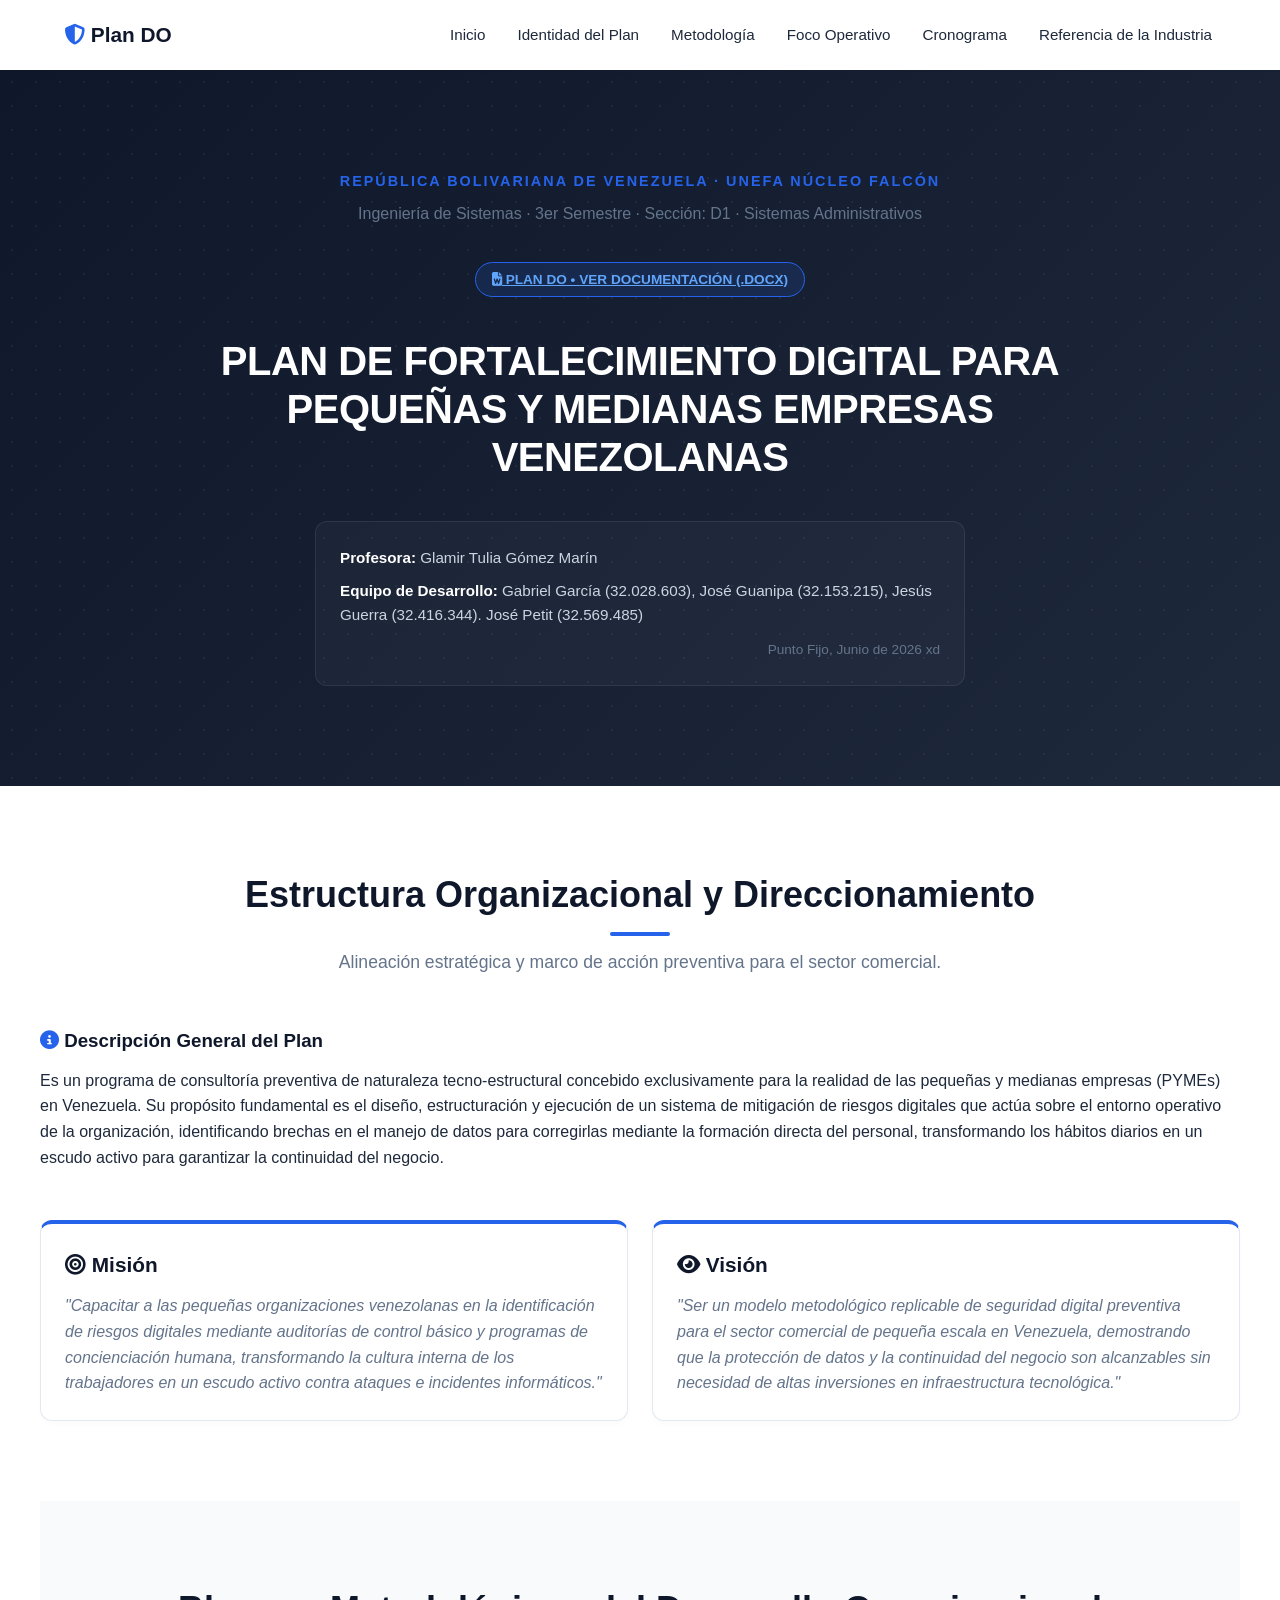
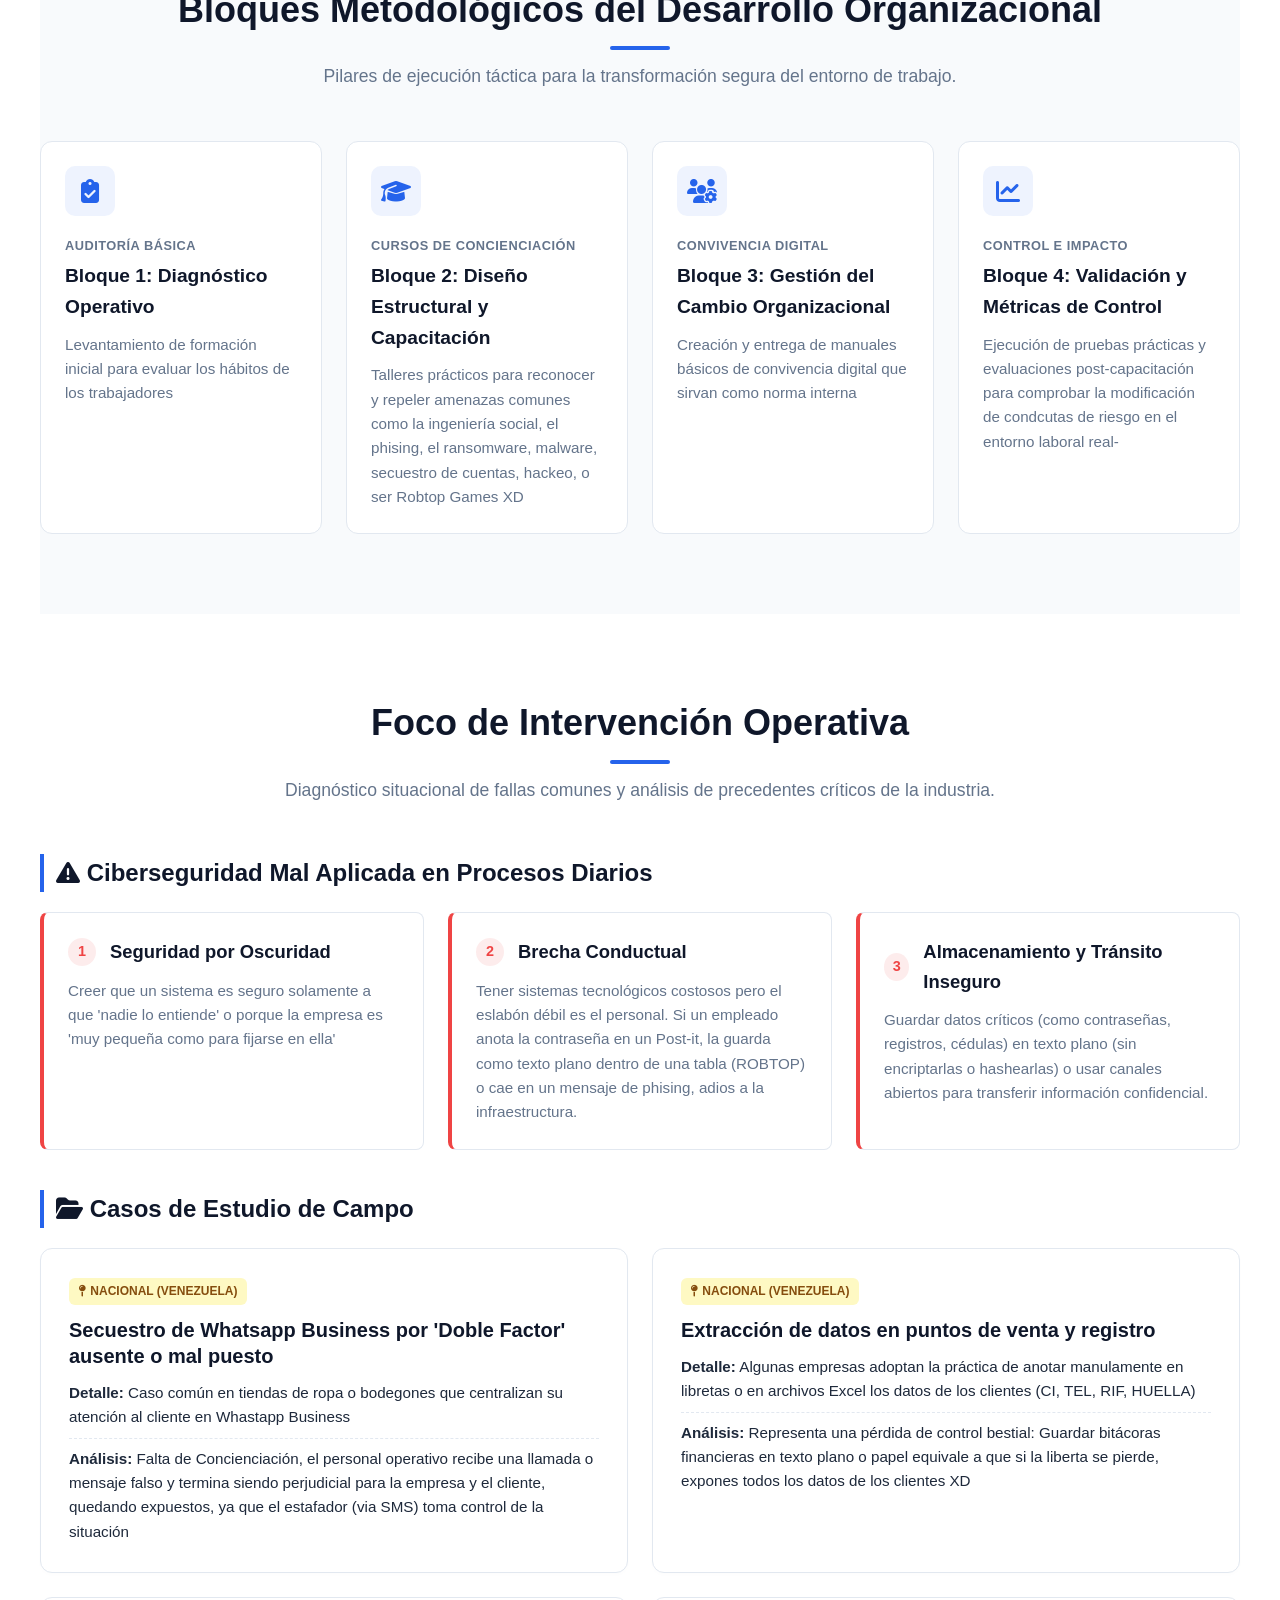
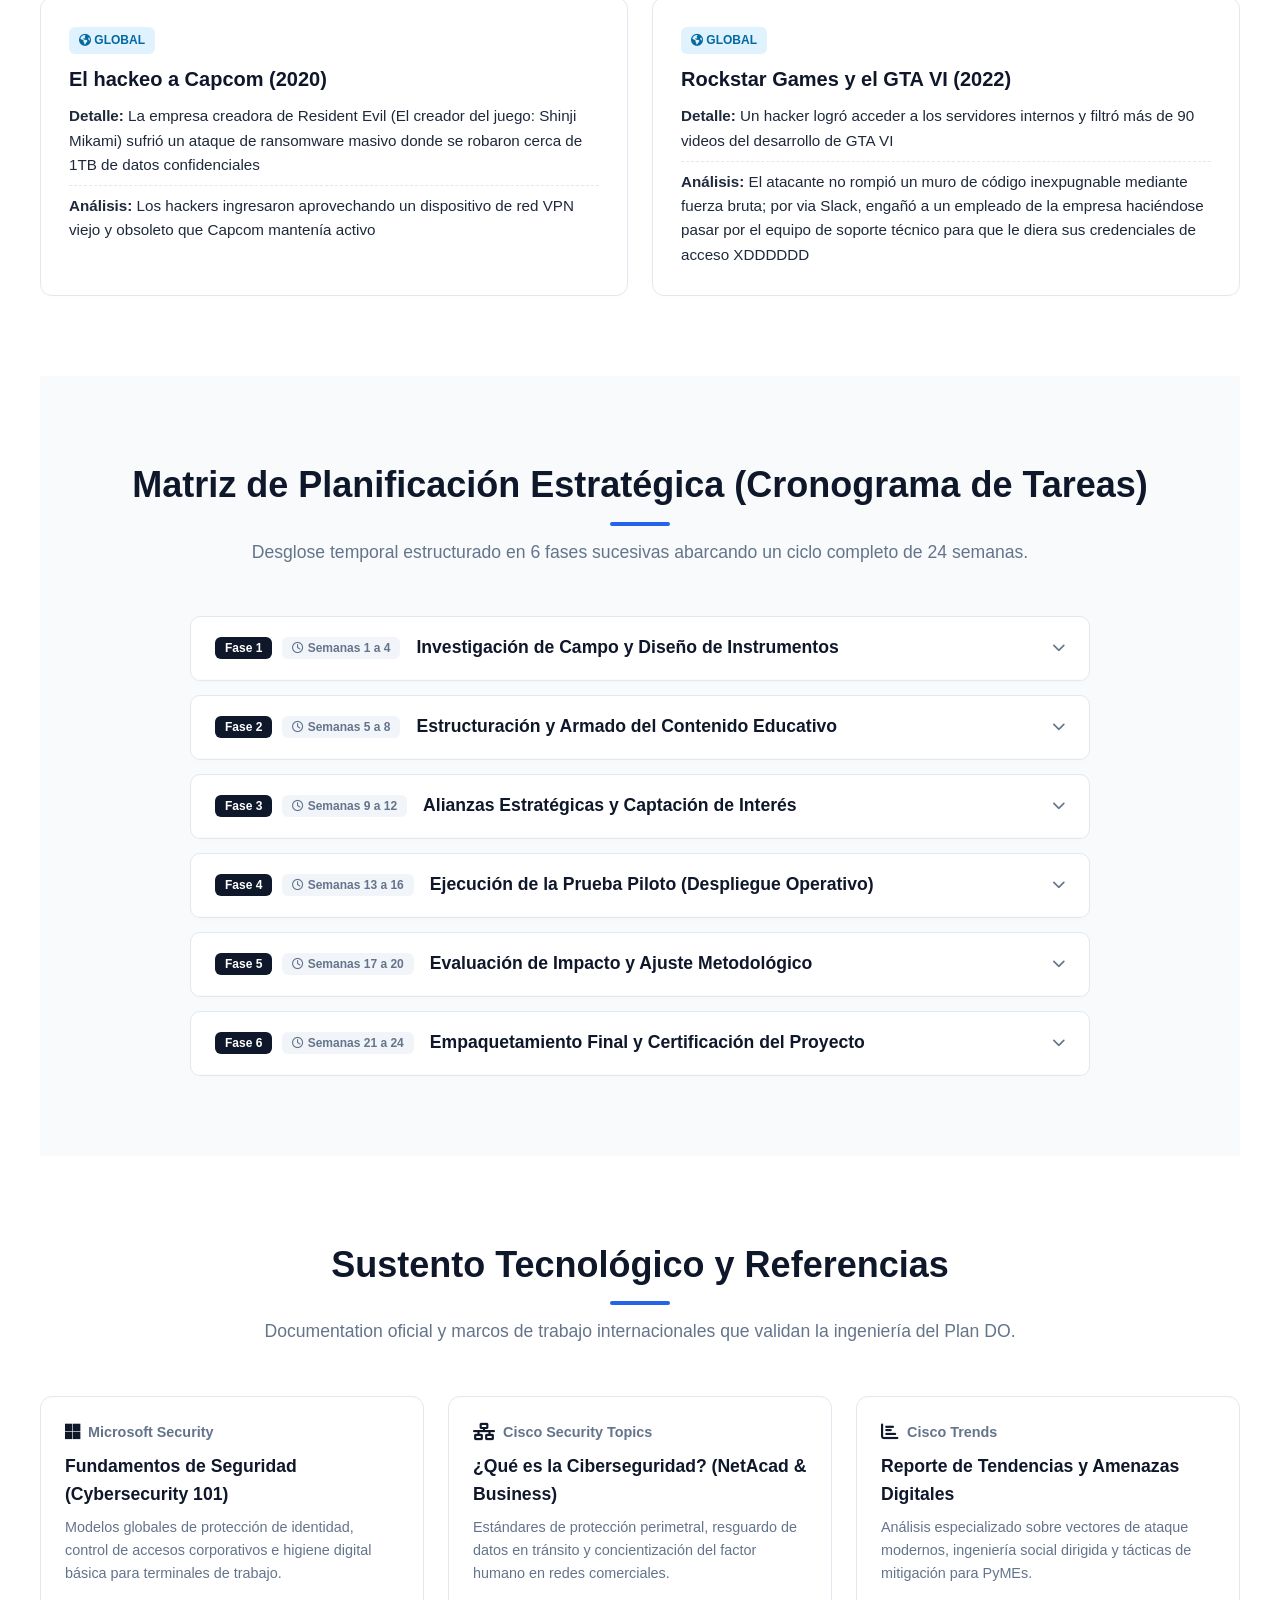
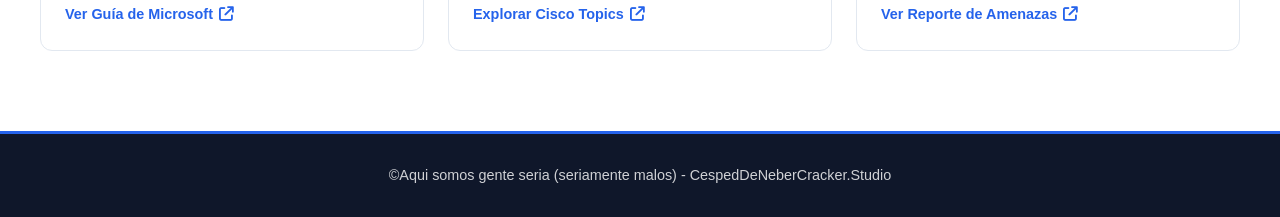
<file: Project PlanDO/index.html>
<!DOCTYPE html>
<html lang="es">
<head>
    <meta charset="UTF-8">
    <meta name="viewport" content="width=device-width, initial-scale=1.0">
    <title>Plan DO - Resistencia Digital PYME</title>
    <link rel="stylesheet" href="css/main.css">
    <link rel="stylesheet" href="css/navbar.css">
    <link rel="stylesheet" href="css/hero-intro.css">
    <link rel="stylesheet" href="css/cards.css">
    <link rel="stylesheet" href="css/matrix.css">
    <link rel="stylesheet" href="https://cdnjs.cloudflare.com/ajax/libs/font-awesome/6.4.0/css/all.min.css">
</head>
<body>

    <nav class="navbar">
        <div class="nav-container">
            <span class="logo"><i class="fa-solid fa-shield-halved"></i> Plan DO</span>
            <ul class="nav-menu">
                <li><a href="#inicio">Inicio</a></li>
                <li><a href="#identidad">Identidad del Plan</a></li>
                <li><a href="#metodologia">Metodología</a></li>
                <li><a href="#foco-intervencion">Foco Operativo</a></li>
                <li><a href="#cronograma">Cronograma</a></li>
                <li><a href="#referencias">Referencia de la Industria</a></li>
            </ul>
        </div>
    </nav>

    <header id="inicio" class="hero-section">
        <div class="hero-content">
            <p class="unefa-meta">REPÚBLICA BOLIVARIANA DE VENEZUELA · UNEFA NÚCLEO FALCÓN</p>
            <p class="unefa-section">Ingeniería de Sistemas · 3er Semestre · Sección: D1 · Sistemas Administrativos</p>
            
            <div class="plan-badge-wrapper">
                <a href="Plan de Desarrollo Organizacional .docx" download class="plan-badge" title="Descargar documentación técnica oficial en formato Word">
                    <i class="fa-solid fa-file-word"></i> Plan DO &bull; <span>Ver Documentación (.docx)</span>
                </a>
            </div>

            <h1 class="plan-title">PLAN DE FORTALECIMIENTO DIGITAL PARA PEQUEÑAS Y MEDIANAS EMPRESAS VENEZOLANAS</h1>
            
            <div class="academic-footer">
                <p><strong>Profesora:</strong> Glamir Tulia Gómez Marín</p>
                <p><strong>Equipo de Desarrollo:</strong> Gabriel García (32.028.603), José Guanipa (32.153.215), Jesús Guerra (32.416.344). José Petit (32.569.485)</p>
                <p class="fecha-meta">Punto Fijo, Junio de 2026 xd</p>
            </div>
        </div>
    </header>

    <section id="identidad" class="container section">
        <div class="section-title">
            <h2>Estructura Organizacional y Direccionamiento</h2>
            <p>Alineación estratégica y marco de acción preventiva para el sector comercial.</p>
        </div>

        <div class="plan-description-card">
            <h3><i class="fa-solid fa-circle-info"></i> Descripción General del Plan</h3>
            <p id="plan-descripcion-text"></p>
        </div>

        <div class="identity-grid identity-grid-spaced" style="margin-top: 50px;">
            <div id="plan-mision-text"></div>
            <div id="plan-vision-text"></div>
        </div>
    </section>

    <section id="metodologia" class="container section bg-light">
        <div class="section-title">
            <h2>Bloques Metodológicos del Desarrollo Organizacional</h2>
            <p>Pilares de ejecución táctica para la transformación segura del entorno de trabajo.</p>
        </div>
        <div id="dynamic-blocks-container" class="blocks-grid">
            </div>
    </section>

    <section id="foco-intervencion" class="container section">
        <div class="section-title">
            <h2>Foco de Intervención Operativa</h2>
            <p>Diagnóstico situacional de fallas comunes y análisis de precedentes críticos de la industria.</p>
        </div>

        <h3 class="subsection-title"><i class="fa-solid fa-triangle-exclamation"></i> Ciberseguridad Mal Aplicada en Procesos Diarios</h3>
        <div id="fallas-container" class="fallas-grid">
            </div>

        <h3 class="subsection-title"><i class="fa-solid fa-folder-open"></i> Casos de Estudio de Campo</h3>
        <div id="casos-container" class="casos-grid">
            </div>
    </section>

    <section id="cronograma" class="container section bg-light">
        <div class="section-title">
            <h2>Matriz de Planificación Estratégica (Cronograma de Tareas)</h2>
            <p>Desglose temporal estructurado en 6 fases sucesivas abarcando un ciclo completo de 24 semanas.</p>
        </div>
        
        <div id="fases-accordion" class="accordion-container">
            
            <div class="accordion-item">
                <button class="accordion-trigger" data-index="0">
                    <div class="trigger-meta">
                        <span class="fase-badge">Fase 1</span>
                        <span class="semana-badge"><i class="fa-regular fa-clock"></i> Semanas 1 a 4</span>
                    </div>
                    <h3>Investigación de Campo y Diseño de Instrumentos</h3>
                    <i class="fa-solid fa-chevron-down arrow-icon"></i>
                </button>
                <div class="accordion-content" id="accordion-content-0">
                    <div class="accordion-inner">
                        <p class="matrix-detail"><strong><i class="fa-solid fa-crosshairs"></i> Objetivo:</strong> Levantar los vectores de ataque locales y diseñar técnicamente las listas de control para las auditorías operativas.</p>
                    </div>
                </div>
            </div>

            <div class="accordion-item">
                <button class="accordion-trigger" data-index="1">
                    <div class="trigger-meta">
                        <span class="fase-badge">Fase 2</span>
                        <span class="semana-badge"><i class="fa-regular fa-clock"></i> Semanas 5 a 8</span>
                    </div>
                    <h3>Estructuración y Armado del Contenido Educativo</h3>
                    <i class="fa-solid fa-chevron-down arrow-icon"></i>
                </button>
                <div class="accordion-content" id="accordion-content-1">
                    <div class="accordion-inner">
                        <p class="matrix-detail"><strong><i class="fa-solid fa-crosshairs"></i> Objetivo:</strong> Diseñar y armar los módulos didácticos y pedagógicos para los cursos de concienciación del personal.</p>
                    </div>
                </div>
            </div>

            <div class="accordion-item">
                <button class="accordion-trigger" data-index="2">
                    <div class="trigger-meta">
                        <span class="fase-badge">Fase 3</span>
                        <span class="semana-badge"><i class="fa-regular fa-clock"></i> Semanas 9 a 12</span>
                    </div>
                    <h3>Alianzas Estratégicas y Captación de Interés</h3>
                    <i class="fa-solid fa-chevron-down arrow-icon"></i>
                </button>
                <div class="accordion-content" id="accordion-content-2">
                    <div class="accordion-inner">
                        <p class="matrix-detail"><strong><i class="fa-solid fa-crosshairs"></i> Objetivo:</strong> Realizar el acercamiento institucional con gremios locales para seleccionar los comercios que servirán de prueba piloto.</p>
                    </div>
                </div>
            </div>

            <div class="accordion-item">
                <button class="accordion-trigger" data-index="3">
                    <div class="trigger-meta">
                        <span class="fase-badge">Fase 4</span>
                        <span class="semana-badge"><i class="fa-regular fa-clock"></i> Semanas 13 a 16</span>
                    </div>
                    <h3>Ejecución de la Prueba Piloto (Despliegue Operativo)</h3>
                    <i class="fa-solid fa-chevron-down arrow-icon"></i>
                </button>
                <div class="accordion-content" id="accordion-content-3">
                    <div class="accordion-inner">
                        <p class="matrix-detail"><strong><i class="fa-solid fa-crosshairs"></i> Objetivo:</strong> Implementar en el campo las auditorías básicas y dictar los talleres prácticos de concienciación a los trabajadores.</p>
                    </div>
                </div>
            </div>

            <div class="accordion-item">
                <button class="accordion-trigger" data-index="4">
                    <div class="trigger-meta">
                        <span class="fase-badge">Fase 5</span>
                        <span class="semana-badge"><i class="fa-regular fa-clock"></i> Semanas 17 a 20</span>
                    </div>
                    <h3>Evaluación de Impacto y Ajuste Metodológico</h3>
                    <i class="fa-solid fa-chevron-down arrow-icon"></i>
                </button>
                <div class="accordion-content" id="accordion-content-4">
                    <div class="accordion-inner">
                        <p class="matrix-detail"><strong><i class="fa-solid fa-crosshairs"></i> Objetivo:</strong> Analizar los resultados de las pruebas piloto y estructurar herramientas con base en la retroalimentación recibida.</p>
                    </div>
                </div>
            </div>

            <div class="accordion-item">
                <button class="accordion-trigger" data-index="5">
                    <div class="trigger-meta">
                        <span class="fase-badge">Fase 6</span>
                        <span class="semana-badge"><i class="fa-regular fa-clock"></i> Semanas 21 a 24</span>
                    </div>
                    <h3>Empaquetamiento Final y Certificación del Proyecto</h3>
                    <i class="fa-solid fa-chevron-down arrow-icon"></i>
                </button>
                <div class="accordion-content" id="accordion-content-5">
                    <div class="accordion-inner">
                        <p class="matrix-detail"><strong><i class="fa-solid fa-crosshairs"></i> Objetivo:</strong> Formalizar la metodología definitiva, archivar manuales y estructurar el portafolio comercial del proyecto.</p>
                    </div>
                </div>
            </div>

        </div>
    </section>

    <section id="referencias" class="container section">
        <div class="section-title">
            <h2>Sustento Tecnológico y Referencias</h2>
            <p>Documentation oficial y marcos de trabajo internacionales que validan la ingeniería del Plan DO.</p>
        </div>

        <div class="references-grid">
            <div class="ref-card">
                <div class="ref-brand"><i class="fa-brands fa-microsoft"></i> Microsoft Security</div>
                <h4>Fundamentos de Seguridad (Cybersecurity 101)</h4>
                <p>Modelos globales de protección de identidad, control de accesos corporativos e higiene digital básica para terminales de trabajo.</p>
                <a href="https://www.microsoft.com/en-us/security/business/security-101/what-is-cybersecurity" target="_blank" rel="noopener noreferrer" class="ref-link">
                    Ver Guía de Microsoft <i class="fa-solid fa-arrow-up-right-from-square"></i>
                </a>
            </div>

            <div class="ref-card">
                <div class="ref-brand"><i class="fa-solid fa-network-wired"></i> Cisco Security Topics</div>
                <h4>¿Qué es la Ciberseguridad? (NetAcad & Business)</h4>
                <p>Estándares de protección perimetral, resguardo de datos en tránsito y concientización del factor humano en redes comerciales.</p>
                <a href="https://www.cisco.com/site/us/en/learn/topics/security/what-is-cybersecurity.html" target="_blank" rel="noopener noreferrer" class="ref-link">
                    Explorar Cisco Topics <i class="fa-solid fa-arrow-up-right-from-square"></i>
                </a>
            </div>

            <div class="ref-card">
                <div class="ref-brand"><i class="fa-solid fa-chart-bar"></i> Cisco Trends</div>
                <h4>Reporte de Tendencias y Amenazas Digitales</h4>
                <p>Análisis especializado sobre vectores de ataque modernos, ingeniería social dirigida y tácticas de mitigación para PyMEs.</p>
                <a href="https://www.cisco.com/c/en/us/products/security/cyber-threat-trends-report.html?utm_medium=web-referral&utm_source=cisco&utm_campaign=CSA-FY24-Q4-Content-Ebook-Cyber-Threat-Trends-Report&utm_term=pgm" target="_blank" rel="noopener noreferrer" class="ref-link">
                    Ver Reporte de Amenazas <i class="fa-solid fa-arrow-up-right-from-square"></i>
                </a>
            </div>
        </div>
    </section>

    <footer>
        <div class="footer-content">
            <p>&copy;Aqui somos gente seria (seriamente malos) - CespedDeNeberCracker.Studio </p>
        </div>
    </footer>

    <script src="javascript/main.js"></script>
    <script src="javascript/dynamic-content.js"></script>
    <script src="javascript/matrix-accordion.js"></script>
    <script src="javascript/navigation.js"></script>
</body>
</html>
</file>
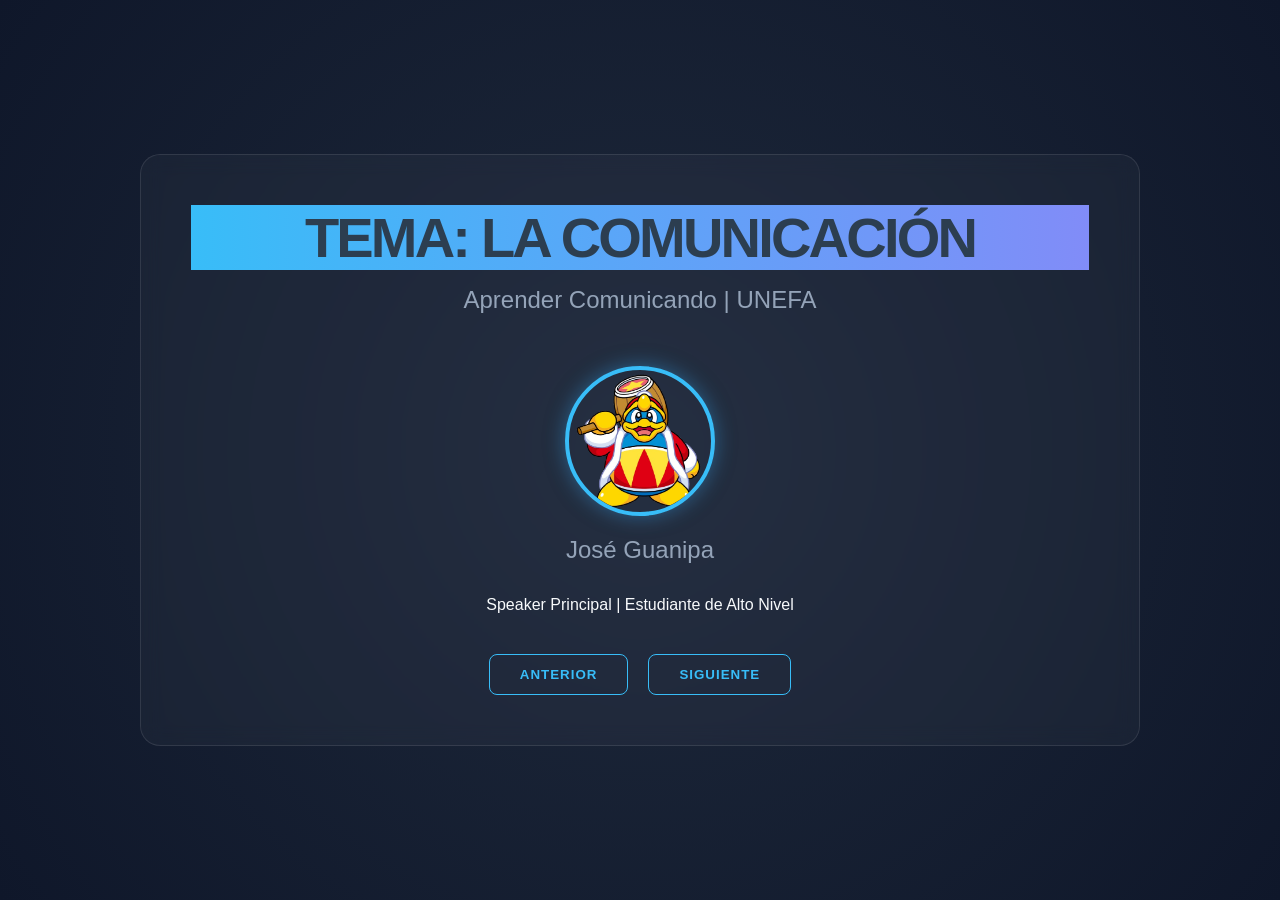
<file: Tema Conferencia/index.html>
<!DOCTYPE html>
<html lang="es">
<head>
    <meta charset="UTF-8">
    <meta name="viewport" content="width=device-width, initial-scale=1.0">
    <title>Comunicación UNEFA | TBAT Project</title>
    <link rel="stylesheet" href="Diseño/style.css">
</head>
<body>

    <main class="contenedor-presentacion">
        
       
        <section id="inicio" class="slide active">
            <h1>TEMA: LA COMUNICACIÓN</h1>
            <h2>Aprender Comunicando | UNEFA</h2>
            <div class="perfil-speaker">
                <img src="assets/icons/kingdedede.png" alt="José Guanipa" class="avatar-speaker">
                <h2>José Guanipa</h2>
                <p>Speaker Principal | Estudiante de Alto Nivel</p>
            </div>
        </section>

       
   <section id="ejes" class="slide">
    <h2>Ejes Temáticos</h2>
    <div class="grid-temas">
        <div class="card">
            <h3>Comunicación Efectiva</h3>
            <p>Es la capacidad de transmitir un mensaje sin ambigüedades, asegurando que el receptor interprete la intención original del emisor.</p>
        </div>
        <div class="card">
            <h3>Barreras de la Comunicación</h3>
            <p>Factores físicos, semánticos o psicológicos que distorsionan el flujo de datos entre las partes involucradas.</p>
        </div>
        <div class="card">
            <h3>Estrategias de Impacto</h3>
            <p>Uso de técnicas de asertividad y feedback para optimizar la interacción en entornos organizacionales.</p>
        </div>
    </div>
   </section>


   <section id="teoria" class="slide">
    <h2>Marco Teórico (TBAT)</h2>
     <div class="contenido-grid">
        <div class="card-info">
            <h3>Teoría de la Información</h3>
            <p>Basado en el modelo de Shannon-Weaver: Fuente → Transmisor → Canal → Receptor.</p>
        </div>
        <div class="card-info">
            <h3>Algoritmo de Negocios</h3>
            <p>Aplicación de lógica booleana a la toma de decisiones comunicativas para reducir el ruido.</p>
        </div>
     </div>
    </section>
        
        <section id="cierre" class="slide">
            <h2>Gracias por su atención</h2>
            <img src="assets/images/unefa.png" alt="Logo Unefa" class="logo-unefa">
            <p>Ingeniería de Sistemas - UNEFA</p>
        </section>

        <div class="controles">
          <button onclick="cambiarSlide(-1)">Anterior</button>
          <button onclick="cambiarSlide(1)">Siguiente</button>
       </div>


    </main>

    <script src="Scripts/main.js"></script>
</body>
</html
</file>
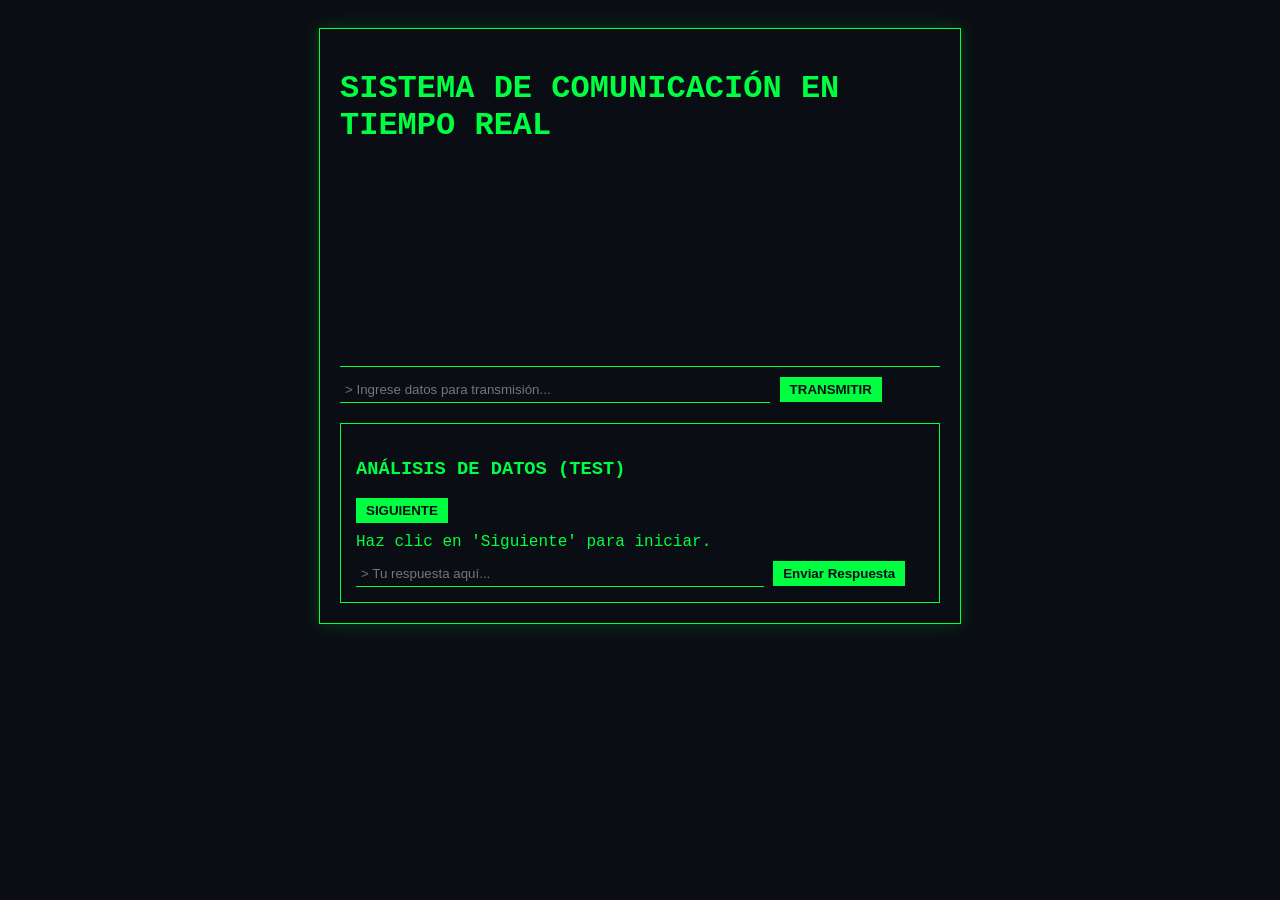
<file: Tema Conferencia/sim/simulador.html>
<!DOCTYPE html>
<html lang="es">
<head>
    <meta charset="UTF-8">
    <title>Protocolo de Comunicación v1.0</title>
    <link rel="stylesheet" href="styles.css">
</head>
<body>
    <div class="terminal">
        <header>
            <h1>SISTEMA DE COMUNICACIÓN EN TIEMPO REAL</h1>
        </header>

        <div id="chat-historial"></div>

        <div class="input-area">
            <input type="text" id="mensajeInput" placeholder="> Ingrese datos para transmisión...">
            <button onclick="enviarMensaje()">TRANSMITIR</button>
        </div>

      <div id="seccion-preguntas" style="margin-top: 20px; border: 1px solid #00ff41; padding: 15px;">
          <h3>ANÁLISIS DE DATOS (TEST)</h3>
    
          <button onclick="iniciarTest()" style="background: #00ff41; color: #0a0e14; border: none; padding: 5px 10px; cursor: pointer; margin-bottom: 10px;">SIGUIENTE</button>
    
          <div id="pregunta-area" style="margin-bottom: 10px;">Haz clic en 'Siguiente' para iniciar.</div>
    
          <input type="text" id="respuestaInput" placeholder="> Tu respuesta aquí...">
          <button onclick="verificarRespuesta()" style="background: #00ff41; color: #0a0e14; border: none; padding: 5px 10px; cursor: pointer;">Enviar Respuesta</button>
      </div>
    </div>
    <script src="script.js"></script>
</body>
</html>
</file>
<file: Project PlanDO/css/main.css>
:root {
    --bg-primary: #ffffff;
    --bg-light: #f8fafc;
    --text-main: #1e293b;
    --text-muted: #64748b;
    --primary: #0f172a;       
    --accent: #2563eb;       
    --accent-hover: #1d4ed8;
    --danger: #ef4444;        
    --border-color: #e2e8f0;
    --max-width: 1200px;
    --transition: all 0.3s ease;
}

* {
    margin: 0;
    padding: 0;
    box-sizing: border-box;
}

html {
    scroll-behavior: smooth;
    font-family: 'Segoe UI', Tahoma, Geneva, Verdana, sans-serif;
    color: var(--text-main);
    background-color: var(--bg-primary);
}

body {
    line-height: 1.6;
    padding-top: 70px; 
}

.container {
    width: 100%;
    max-width: var(--max-width);
    margin: 0 auto;
    padding: 0 24px;
}

.section {
    padding: 80px 0;
}

.bg-light {
    background-color: var(--bg-light);
}

.section-title {
    text-align: center;
    margin-bottom: 50px;
}

.section-title h2 {
    font-size: 2.25rem;
    color: var(--primary);
    margin-bottom: 12px;
    position: relative;
    display: inline-block;
}

.section-title h2::after {
    content: '';
    display: block;
    width: 60px;
    height: 4px;
    background-color: var(--accent);
    margin: 8px auto 0 auto;
    border-radius: 2px;
}

.section-title p {
    color: var(--text-muted);
    font-size: 1.1rem;
}

.subsection-title {
    font-size: 1.5rem;
    color: var(--primary);
    margin: 40px 0 20px 0;
    padding-left: 12px;
    border-left: 4px solid var(--accent);
}

/* Footer */
footer {
    background-color: var(--primary);
    color: #ffffff;
    padding: 30px 0;
    text-align: center;
    font-size: 0.9rem;
    border-top: 3px solid var(--accent);
}

footer .footer-content {
    max-width: var(--max-width);
    margin: 0 auto;
    padding: 0 24px;
    opacity: 0.8;
}
</file>
<file: Project PlanDO/css/navbar.css>
.navbar {
    position: fixed;
    top: 0;
    left: 0;
    width: 100%;
    height: 70px;
    background-color: rgba(255, 255, 255, 0.95);
    box-shadow: 0 1px 3px rgba(0,0,0,0.05);
    backdrop-filter: blur(8px);
    z-index: 1000;
    transition: var(--transition);
}


.navbar-scrolled {
    background-color: var(--primary);
    box-shadow: 0 4px 12px rgba(0, 0, 0, 0.1);
}

.nav-container {
    max-width: var(--max-width);
    height: 100%;
    margin: 0 auto;
    padding: 0 24px;
    display: flex;
    justify-content: space-between;
    align-items: center;
}

.navbar .logo {
    font-size: 1.3rem;
    font-weight: 700;
    color: var(--primary);
    transition: var(--transition);
}

.navbar-scrolled .logo {
    color: #ffffff;
}

.navbar .logo i {
    color: var(--accent);
}

.nav-menu {
    display: flex;
    list-style: none;
    gap: 24px;
}

.nav-menu a {
    text-decoration: none;
    color: var(--text-main);
    font-weight: 500;
    font-size: 0.95rem;
    transition: var(--transition);
    padding: 8px 4px;
    position: relative;
}

.navbar-scrolled .nav-menu a {
    color: rgba(255, 255, 255, 0.85);
}

.nav-menu a:hover {
    color: var(--accent);
}

.navbar-scrolled .nav-menu a:hover {
    color: #ffffff;
}


.nav-menu a::after {
    content: '';
    position: absolute;
    bottom: 0;
    left: 0;
    width: 0;
    height: 2px;
    background-color: var(--accent);
    transition: var(--transition);
}

.navbar-scrolled .nav-menu a::after {
    background-color: #ffffff;
}

.nav-menu a:hover::after {
    width: 100%;
}
</file>
<file: Project PlanDO/css/hero-intro.css>
.hero-section {
    background: linear-gradient(135deg, #0f172a 0%, #1e293b 100%);
    color: #ffffff;
    padding: 100px 24px;
    text-align: center;
    position: relative;
    overflow: hidden;
}


.hero-section::before {
    content: '';
    position: absolute;
    top: 0; left: 0; width: 100%; height: 100%;
    background-image: radial-gradient(rgba(255, 255, 255, 0.05) 1px, transparent 0);
    background-size: 24px 24px;
    pointer-events: none;
}

.hero-content {
    max-width: 900px;
    margin: 0 auto;
    position: relative;
    z-index: 2;
}

.unefa-meta {
    font-size: 0.9rem;
    font-weight: 700;
    letter-spacing: 2px;
    color: var(--accent);
    margin-bottom: 8px;
}

.unefa-section {
    font-size: 1rem;
    color: var(--text-muted);
    margin-bottom: 35px;
}

.plan-badge {
    display: inline-block;
    background-color: rgba(37, 99, 235, 0.15);
    border: 1px solid var(--accent);
    color: #60a5fa;
    padding: 6px 16px;
    border-radius: 20px;
    font-size: 0.85rem;
    font-weight: 600;
    text-transform: uppercase;
    margin-bottom: 20px;
}

.plan-title {
    font-size: 2.5rem;
    line-height: 1.2;
    font-weight: 800;
    margin-bottom: 40px;
    letter-spacing: -0.5px;
}

.academic-footer {
    background-color: rgba(255, 255, 255, 0.03);
    border: 1px solid rgba(255, 255, 255, 0.08);
    border-radius: 12px;
    padding: 24px;
    display: inline-block;
    text-align: left;
    width: 100%;
    max-width: 650px;
}

.academic-footer p {
    margin-bottom: 8px;
    font-size: 0.95rem;
    color: #cbd5e1;
}

.academic-footer p strong {
    color: #ffffff;
}

.academic-footer .fecha-meta {
    margin-bottom: 0;
    margin-top: 12px;
    font-size: 0.85rem;
    color: var(--text-muted);
    text-align: right;
}

.plan-badge-wrapper {
    position: relative;
    display: inline-block;
    margin-bottom: 20px;
}

.plan-badge {
    cursor: pointer;
    transition: var(--transition);
}

.plan-badge:hover {
    background-color: rgba(37, 99, 235, 0.3);
    transform: scale(1.02);
}

.docs-dropdown-content {
    display: none;
    position: absolute;
    top: 110%;
    left: 50%;
    transform: translateX(-50%);
    background-color: #1e293b;
    border: 1px solid var(--border-color);
    border-radius: 8px;
    width: 320px;
    padding: 16px;
    text-align: left;
    box-shadow: 0 10px 15px -3px rgba(0, 0, 0, 0.3);
    z-index: 50;
}

.docs-dropdown-content h4 { color: #ffffff; font-size: 0.95rem; margin-bottom: 8px; }
.docs-dropdown-content p { color: #cbd5e1; font-size: 0.85rem; line-height: 1.4; margin-bottom: 10px; }
.docs-dropdown-content h5 { color: var(--accent); font-size: 0.85rem; margin-bottom: 6px; }
.docs-dropdown-content ul { padding-left: 14px; color: #cbd5e1; font-size: 0.8rem; }
.docs-dropdown-content li { margin-bottom: 6px; }
.docs-divider { height: 1px; background-color: rgba(255,255,255,0.1); margin: 8px 0; }

.show-docs { display: block !important; }

.plan-badge-link-file {
    text-decoration: none;
    display: inline-block;
}

.plan-badge-link-file .plan-badge {
    transition: var(--transition);
}

.plan-badge-link-file:hover .plan-badge {
    background-color: #2563eb; /* Cambia a azul sólido en el hover */
    color: #ffffff;
    transform: translateY(-2px);
    box-shadow: 0 4px 12px rgba(37, 99, 235, 0.3);
}
</file>
<file: Project PlanDO/css/cards.css>
plan-description-card {
    background: #ffffff;
    border: 1px solid var(--border-color);
    border-radius: 12px;
    padding: 30px;
    margin-bottom: 30px;
    box-shadow: 0 4px 6px -1px rgba(0,0,0,0.02);
}

.plan-description-card h3 {
    color: var(--primary);
    margin-bottom: 12px;
}

.plan-description-card h3 i {
    color: var(--accent);
}

.identity-grid {
    display: grid;
    grid-template-columns: repeat(auto-fit, minmax(300px, 1fr));
    gap: 24px;
}

.institutional-card {
    background: #ffffff;
    border: 1px solid var(--border-color);
    border-top: 4px solid var(--accent);
    border-radius: 12px;
    padding: 24px;
    height: 100%;
    box-shadow: 0 4px 6px -1px rgba(0,0,0,0.02);
}

.institutional-card h3 {
    font-size: 1.3rem;
    color: var(--primary);
    margin-bottom: 12px;
}

.institutional-card p {
    color: var(--text-muted);
    font-style: italic;
}

/* 2. Rejilla de Bloques Metodológicos */
.blocks-grid {
    display: grid;
    grid-template-columns: repeat(auto-fit, minmax(260px, 1fr));
    gap: 24px;
}

.block-card {
    background: #ffffff;
    border: 1px solid var(--border-color);
    border-radius: 12px;
    padding: 24px;
    transition: var(--transition);
    display: flex;
    flex-direction: column;
    gap: 16px;
}

.block-card:hover {
    transform: translateY(-4px);
    box-shadow: 0 12px 20px -3px rgba(0,0,0,0.05);
}

.block-icon {
    width: 50px;
    height: 50px;
    background-color: rgba(37, 99, 235, 0.08);
    color: var(--accent);
    border-radius: 10px;
    display: flex;
    align-items: center;
    justify-content: center;
    font-size: 1.5rem;
}

.block-sub {
    font-size: 0.8rem;
    text-transform: uppercase;
    font-weight: 700;
    color: var(--text-muted);
    letter-spacing: 0.5px;
}

.block-body h3 {
    color: var(--primary);
    font-size: 1.2rem;
    margin: 4px 0 10px 0;
}

.block-description {
    color: var(--text-muted);
    font-size: 0.95rem;
}

/* 3. Rejilla de Fallas (Ciberseguridad Mal Aplicada) */
.fallas-grid {
    display: grid;
    grid-template-columns: repeat(auto-fit, minmax(300px, 1fr));
    gap: 24px;
    margin-bottom: 40px;
}

.falla-card {
    background: #ffffff;
    border: 1px solid var(--border-color);
    border-left: 4px solid var(--danger);
    border-radius: 8px;
    padding: 24px;
}

.falla-header {
    display: flex;
    align-items: center;
    gap: 14px;
    margin-bottom: 12px;
}

.falla-number {
    background-color: rgba(239, 68, 68, 0.1);
    color: var(--danger);
    width: 28px;
    height: 28px;
    border-radius: 50%;
    display: flex;
    align-items: center;
    justify-content: center;
    font-weight: 700;
    font-size: 0.9rem;
}

.falla-header h3 {
    font-size: 1.15rem;
    color: var(--primary);
}

.falla-text {
    color: var(--text-muted);
    font-size: 0.95rem;
}

/* 4. Rejilla de Casos de Estudio */
.casos-grid {
    display: grid;
    grid-template-columns: repeat(auto-fit, minmax(450px, 1fr));
    gap: 24px;
}

@media(max-width: 600px) {
    .casos-grid { grid-template-columns: 1fr; }
}

.caso-card {
    background: #ffffff;
    border: 1px solid var(--border-color);
    border-radius: 12px;
    padding: 28px;
    box-shadow: 0 2px 4px rgba(0,0,0,0.01);
}

.caso-badge-wrapper {
    margin-bottom: 12px;
}

.caso-ambito {
    display: inline-block;
    padding: 4px 10px;
    border-radius: 6px;
    font-size: 0.75rem;
    font-weight: 700;
    text-transform: uppercase;
}

.caso-card.nacional .caso-ambito {
    background-color: #fef9c3;
    color: #854d0e;
}

.caso-card.global .caso-ambito {
    background-color: #e0f2fe;
    color: #0369a1;
}

.caso-card h3 {
    font-size: 1.25rem;
    color: var(--primary);
    margin-bottom: 12px;
    line-height: 1.3;
}

.caso-details, .caso-ocurrencia {
    font-size: 0.95rem;
    margin-bottom: 8px;
}

.caso-ocurrencia {
    border-top: 1px dashed var(--border-color);
    padding-top: 8px;
    margin-bottom: 0;
    color: var(--text-main);
}

/* 5. Rejilla de Referencias Tecnológicas */
.references-grid {
    display: grid;
    grid-template-columns: repeat(auto-fit, minmax(300px, 1fr));
    gap: 24px;
}

.ref-card {
    background: #ffffff;
    border: 1px solid var(--border-color);
    border-radius: 12px;
    padding: 24px;
    display: flex;
    flex-direction: column;
    justify-content: space-between;
}

.ref-brand {
    font-weight: 700;
    font-size: 0.9rem;
    color: var(--text-muted);
    margin-bottom: 8px;
    display: flex;
    align-items: center;
    gap: 8px;
}

.ref-brand i {
    font-size: 1.1rem;
    color: var(--primary);
}

.ref-card h4 {
    font-size: 1.1rem;
    color: var(--primary);
    margin-bottom: 8px;
}

.ref-card p {
    font-size: 0.9rem;
    color: var(--text-muted);
    margin-bottom: 18px;
}

.ref-link {
    text-decoration: none;
    color: var(--accent);
    font-weight: 600;
    font-size: 0.9rem;
    display: inline-flex;
    align-items: center;
    gap: 6px;
    transition: var(--transition);
}

.ref-link:hover {
    color: var(--accent-hover);
    gap: 10px;
}

.identity-grid-spaced {
    margin-top: 50px
}
</file>
<file: Project PlanDO/css/matrix.css>
.accordion-container {
    max-width: 900px;
    margin: 0 auto;
    display: flex;
    flex-direction: column;
    gap: 14px;
}

.accordion-item {
    background: #ffffff;
    border: 1px solid var(--border-color);
    border-radius: 10px;
    overflow: hidden;
    box-shadow: 0 4px 6px -1px rgba(0,0,0,0.01);
    transition: var(--transition);
}

.accordion-trigger {
    width: 100%;
    background: none;
    border: none;
    padding: 20px 24px;
    text-align: left;
    display: flex;
    justify-content: space-between;
    align-items: center;
    cursor: pointer;
    gap: 16px;
    transition: var(--transition);
}

.accordion-trigger:hover {
    background-color: rgba(37, 99, 235, 0.02);
}

.trigger-meta {
    display: flex;
    gap: 10px;
    align-items: center;
    flex-shrink: 0;
}

.fase-badge {
    background-color: var(--primary);
    color: #ffffff;
    padding: 4px 10px;
    border-radius: 6px;
    font-size: 0.75rem;
    font-weight: 700;
}

.semana-badge {
    background-color: #f1f5f9;
    color: var(--text-muted);
    padding: 4px 10px;
    border-radius: 6px;
    font-size: 0.75rem;
    font-weight: 600;
}

.accordion-trigger h3 {
    font-size: 1.1rem;
    color: var(--primary);
    flex-grow: 1;
    font-weight: 600;
}

.arrow-icon {
    color: var(--text-muted);
    transition: transform 0.3s ease;
}


.accordion-trigger.open {
    background-color: rgba(37, 99, 235, 0.04);
}

.accordion-trigger.open .arrow-icon {
    transform: rotate(180deg);
    color: var(--accent);
}


.accordion-content {
    max-height: 0;
    overflow: hidden;
    transition: max-height 0.4s cubic-bezier(0, 1, 0, 1);
    background-color: #fafafa;
    border-top: 1px solid transparent;
}

.accordion-content.active {
    max-height: 1000px; 
    transition: max-height 0.4s cubic-bezier(1, 0, 1, 0);
    border-top-color: var(--border-color);
}

.accordion-inner {
    padding: 24px;
    display: flex;
    flex-direction: column;
    gap: 12px;
}

.matrix-detail {
    font-size: 0.95rem;
    color: var(--text-main);
    line-height: 1.5;
}

.matrix-detail i {
    color: var(--accent);
    margin-right: 4px;
    width: 20px;
    text-align: center;
}
</file>
<file: Tema Conferencia/Diseño/style.css>
*{
    margin: 0;
    padding: 0;
    box-sizing: border-box;
}


body {
    font-family: 'Inter', 'Segoe UI', sans-serif;
    background-color: radial-gradient(circle at 50% 50%, #1e293b 0%, #0f172a 100%);
    color: #f8fafc;
    min-height: 100vh;
    display: flex;
    flex-direction: column;
    align-items: center;
    padding: 20px;
    overflow: hidden;
    justify-content: center;
}

.conteoedor-presentacion {
    max-width: 1100px;
    width: 90%;
    padding: 60px;
    background: rgba(255, 255, 255, 0.03);
    border: 1px solid rgba(155, 255, 255, 0.05);
    border-radius: 24px;
    backdrop-filter: blur(20px);
    box-shadow: 0 25px 50px -12px rgba(0,0,0,0.5);
    text-align: center;
}

img {
    max-width: 300px;
    margin: 20px 0;
    transition: transform 0.3s ease;
}

img:hover {
    transform: scale(1.05);
}

h1 {
    font-size: 3.5rem;
    font-weight: 700;
    margin-bottom: 1rem;
    letter-spacing: -0.05em;
    background: linear-gradient(to right, #38bdf8, #818cf8);
    color: #2c3e50;
}

.perfil-speaker {
    display: flex;
    flex-direction: column;
    align-items: center;
    animation: fadeIn 2s;
}

.avatar-speaker {
    border-radius: 50%;
    border: 5px solid #3498db;
    width: 200px;
    height: 200px;
    object-fit: cover;
    box-shadow: 0 0 20px rgba(52,152,219,0.5);
}

.grid-temas {
    display: grid;
    grid-template-columns: repeat(3, 1fr);
    gap: 20px;
    margin-top: 40px;
    width: 100%;
    max-width: 1000px;
}

.card {
    background: rgba(255, 255, 255, 0.05);
    padding: 20px;
    border-radius: 15px;
    border: 1px solid rgba(255, 255, 255, 0.1);
    transition: transform 0.3s;
}

.card:hover {
    transform: translateY(-10px);
    background: rgba(56, 189, 248, 0.2);
}

.card img {
    width: 80px;
    margin-bottom: 15px;
}

h2 {
    font-size: 1.5rem;
    font-weight: 400;
    color: #94a3b8;
    margin-bottom: 2rem;
}

.logo-unefa {
    width: 200px;
    margin: 30px auto;
    filter: drop-shadow(0 0 10px rgba(255, 255, 255, 0.2));
}

.slide {
    display: none;
}

.slide.active {
    display: block;
    animation: fadeIn 0.8s ease-in-out;
}

.contenido-grid {
    display: grid;
    grid-template-columns: 1fr 1fr;
    gap: 20px;
    margin-top: 20px;
}

.card-info {
    background: rgba(255, 255, 255, 0.05);
    padding: 20px;
    border-radius: 12px;
    border-left: 4px solid #38bdf8;
}

ul {
    list-style: none;
    margin-top: 20px;
}

ul li {
    margin: 10px 0;
    padding: 10px;
    background: rgba(56, 189, 248, 0.1);
    border-radius: 8px;
}

* { margin: 0; padding: 0; box-sizing: border-box; }
body { 
    font-family: 'Inter', sans-serif; 
    background: radial-gradient(circle at 50% 50%, #1e293b 0%, #0f172a 100%);
    color: #f8fafc;
    min-height: 100vh;
    display: flex; justify-content: center; align-items: center;
}

.contenedor-presentacion {
    width: 90%; max-width: 1000px; padding: 50px;
    background: rgba(255, 255, 255, 0.03);
    border-radius: 20px;
    border: 1px solid rgba(255, 255, 255, 0.1);
    backdrop-filter: blur(10px);
    text-align: center;
}

.controles {
    margin-top: 40px;
    display: flex;
    justify-content: center;
    gap: 20px;
}

.controles button {
    padding: 12px 30px;
    background: transparent;
    border: 1px solid #38bdf8;
    color: #38bdf8;
    font-weight: 600;
    text-transform: uppercase;
    letter-spacing: 1px;
    cursor: pointer;
    border-radius: 8px;
    transition: all 0.4s ease;
}

.controles button:hover {
    background: #38bdf8;
    color: #0f172a;
    box-shadow: 0 0 20px rgba(56, 189, 248, 0.4);
}


.slide { display: none; }
.slide.active { display: block; animation: fadeIn 0.5s; }
@keyframes fadeIn { from { opacity: 0; } to { opacity: 1; } }


.avatar-speaker { width: 150px; height: 150px; border-radius: 50%; border: 4px solid #38bdf8; margin: 20px 0; }
.grid-temas { display: grid; grid-template-columns: repeat(3, 1fr); gap: 20px; margin-top: 30px; }
.card { background: rgba(255,255,255,0.05); padding: 20px; border-radius: 15px; }
.card img { width: 60px; margin-bottom: 10px; }
.logo-unefa { width: 150px; margin-top: 20px; }

#quiz-container {
    background: rgba(255, 255, 255, 0.1);
    padding: 30px;
    border-radius: 20px;
    margin-top: 20px;
}

#opciones {
    display: flex;
    flex-direction: column;
    gap: 10px;
    margin-top: 20px;
}

#opciones button {
    padding: 10px;
    background: #1e293b;
    color: white;
    border: 1px solid #38bdf8;
    border-radius: 5px;
    cursor: pointer;
}

#opciones button:hover {
    background: #38bdf8;
    color: #0f172a;
}
</file>
<file: Tema Conferencia/sim/styles.css>
body { 
    background: #0a0e14; 
    color: #00ff41; 
    font-family: 'Courier New', 
    monospace; padding: 20px; 
}

.terminal { 
    max-width: 600px; 
    margin: auto; 
    border: 1px solid #00ff41;
    padding: 20px; 
    box-shadow: 0 0 15px #00ff4133; 
}

#chat-historial { 
    height: 200px; 
    overflow-y: auto; 
    border-bottom: 1px solid #00ff41; 
    margin-bottom: 10px; 
    display: flex; 
    flex-direction: column-reverse; 
}

input { 
    background: transparent; 
    border: none; 
    border-bottom: 1px solid #00ff41; 
    color: white; 
    width: 70%; 
    padding: 5px; 
}

button { 
    background: #00ff41; 
    color: #0a0e14; 
    border: none; 
    cursor: pointer; 
    padding: 5px 10px; 
    font-weight: bold; 
}

#seccion-preguntas { 
    margin-top: 20px; 
    border: 1px solid #00ff41; 
    padding: 15px; 
}
</file>
